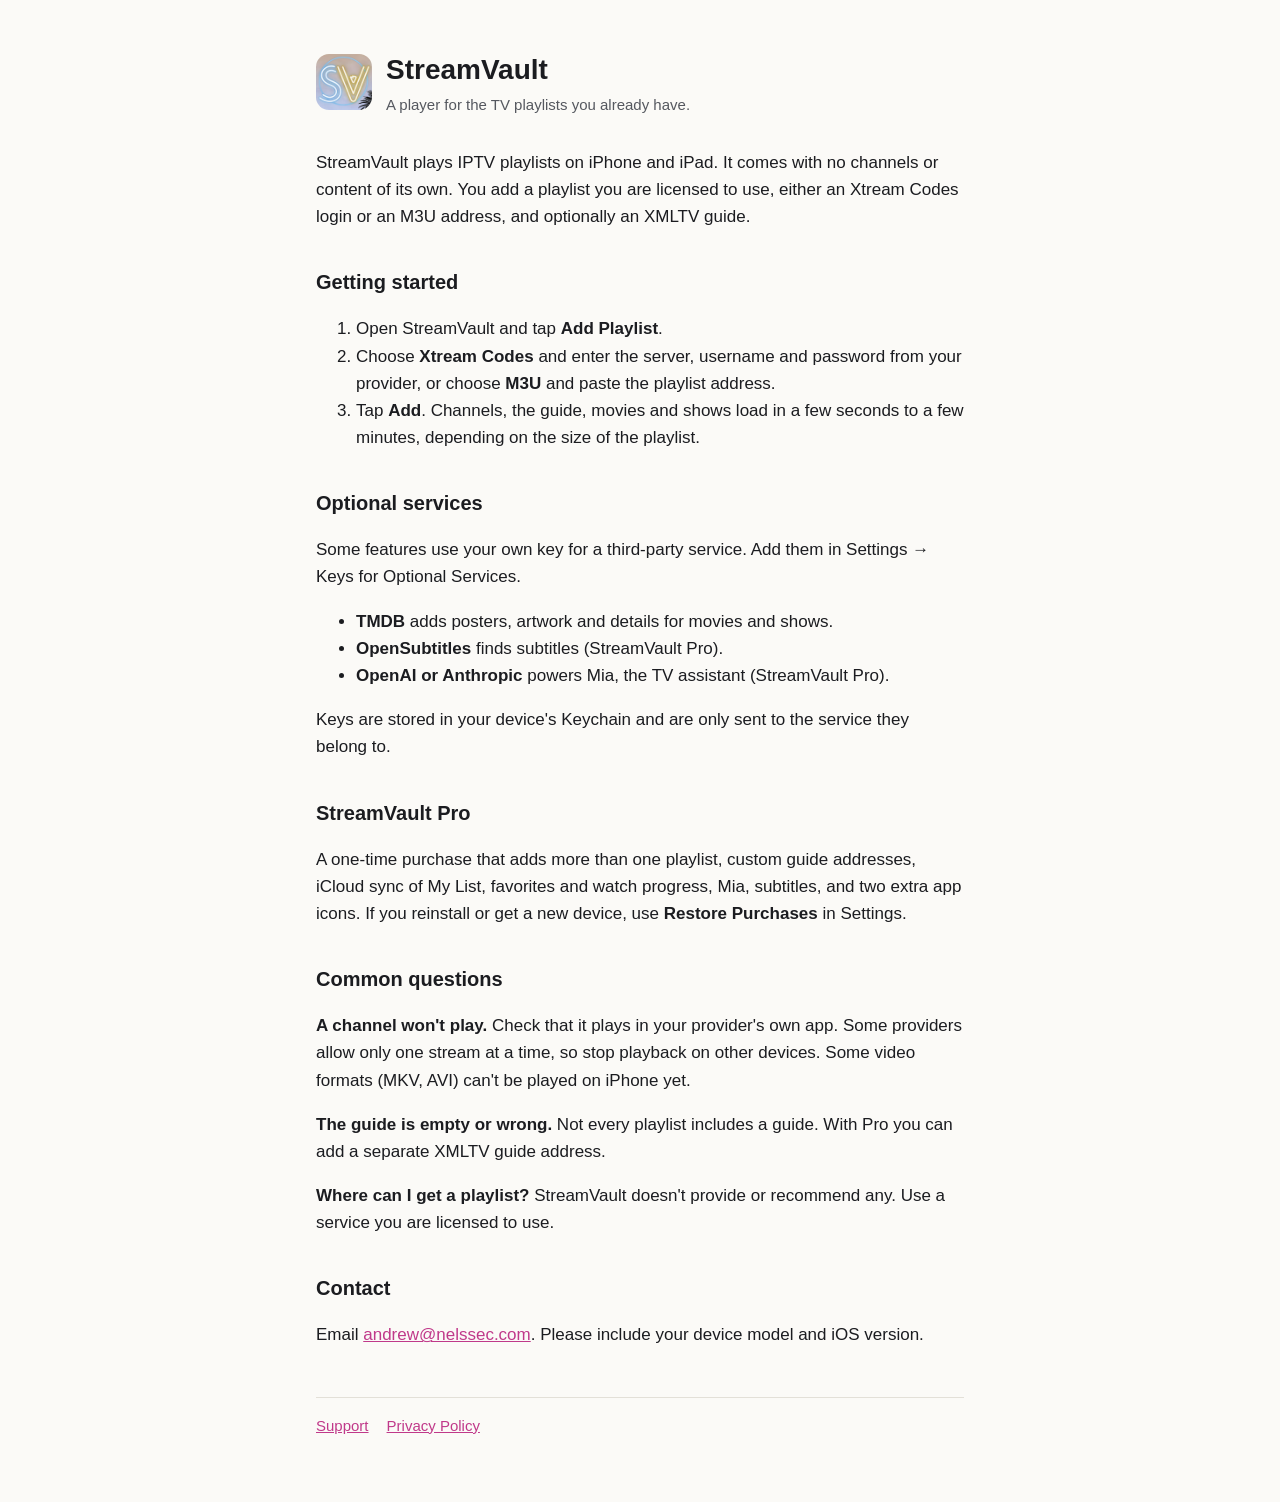
<file: index.html>
<!doctype html>
<html lang="en">
<head>
<meta charset="utf-8">
<meta name="viewport" content="width=device-width, initial-scale=1">
<title>StreamVault Support</title>
<link rel="stylesheet" href="style.css">
</head>
<body>
<main>
<header>
  <img src="icon.png" alt="">
  <div><h1>StreamVault</h1><p>A player for the TV playlists you already have.</p></div>
</header>

<p>StreamVault plays IPTV playlists on iPhone and iPad. It comes with no channels or content of its own. You add a
playlist you are licensed to use, either an Xtream Codes login or an M3U address, and optionally an XMLTV guide.</p>

<h2>Getting started</h2>
<ol>
  <li>Open StreamVault and tap <strong>Add Playlist</strong>.</li>
  <li>Choose <strong>Xtream Codes</strong> and enter the server, username and password from your provider, or choose
      <strong>M3U</strong> and paste the playlist address.</li>
  <li>Tap <strong>Add</strong>. Channels, the guide, movies and shows load in a few seconds to a few minutes,
      depending on the size of the playlist.</li>
</ol>

<h2>Optional services</h2>
<p>Some features use your own key for a third-party service. Add them in Settings → Keys for Optional Services.</p>
<ul>
  <li><strong>TMDB</strong> adds posters, artwork and details for movies and shows.</li>
  <li><strong>OpenSubtitles</strong> finds subtitles (StreamVault Pro).</li>
  <li><strong>OpenAI or Anthropic</strong> powers Mia, the TV assistant (StreamVault Pro).</li>
</ul>
<p>Keys are stored in your device's Keychain and are only sent to the service they belong to.</p>

<h2>StreamVault Pro</h2>
<p>A one-time purchase that adds more than one playlist, custom guide addresses, iCloud sync of My List, favorites and
watch progress, Mia, subtitles, and two extra app icons. If you reinstall or get a new device, use
<strong>Restore Purchases</strong> in Settings.</p>

<h2>Common questions</h2>
<p><strong>A channel won't play.</strong> Check that it plays in your provider's own app. Some providers allow only one
stream at a time, so stop playback on other devices. Some video formats (MKV, AVI) can't be played on iPhone yet.</p>
<p><strong>The guide is empty or wrong.</strong> Not every playlist includes a guide. With Pro you can add a separate
XMLTV guide address.</p>
<p><strong>Where can I get a playlist?</strong> StreamVault doesn't provide or recommend any. Use a service you are
licensed to use.</p>

<h2>Contact</h2>
<p>Email <a href="mailto:andrew@nelssec.com">andrew@nelssec.com</a>. Please include your device model and iOS version.</p>

<nav><a href="./">Support</a><a href="privacy.html">Privacy Policy</a></nav>
</main>
</body>
</html>
</file>
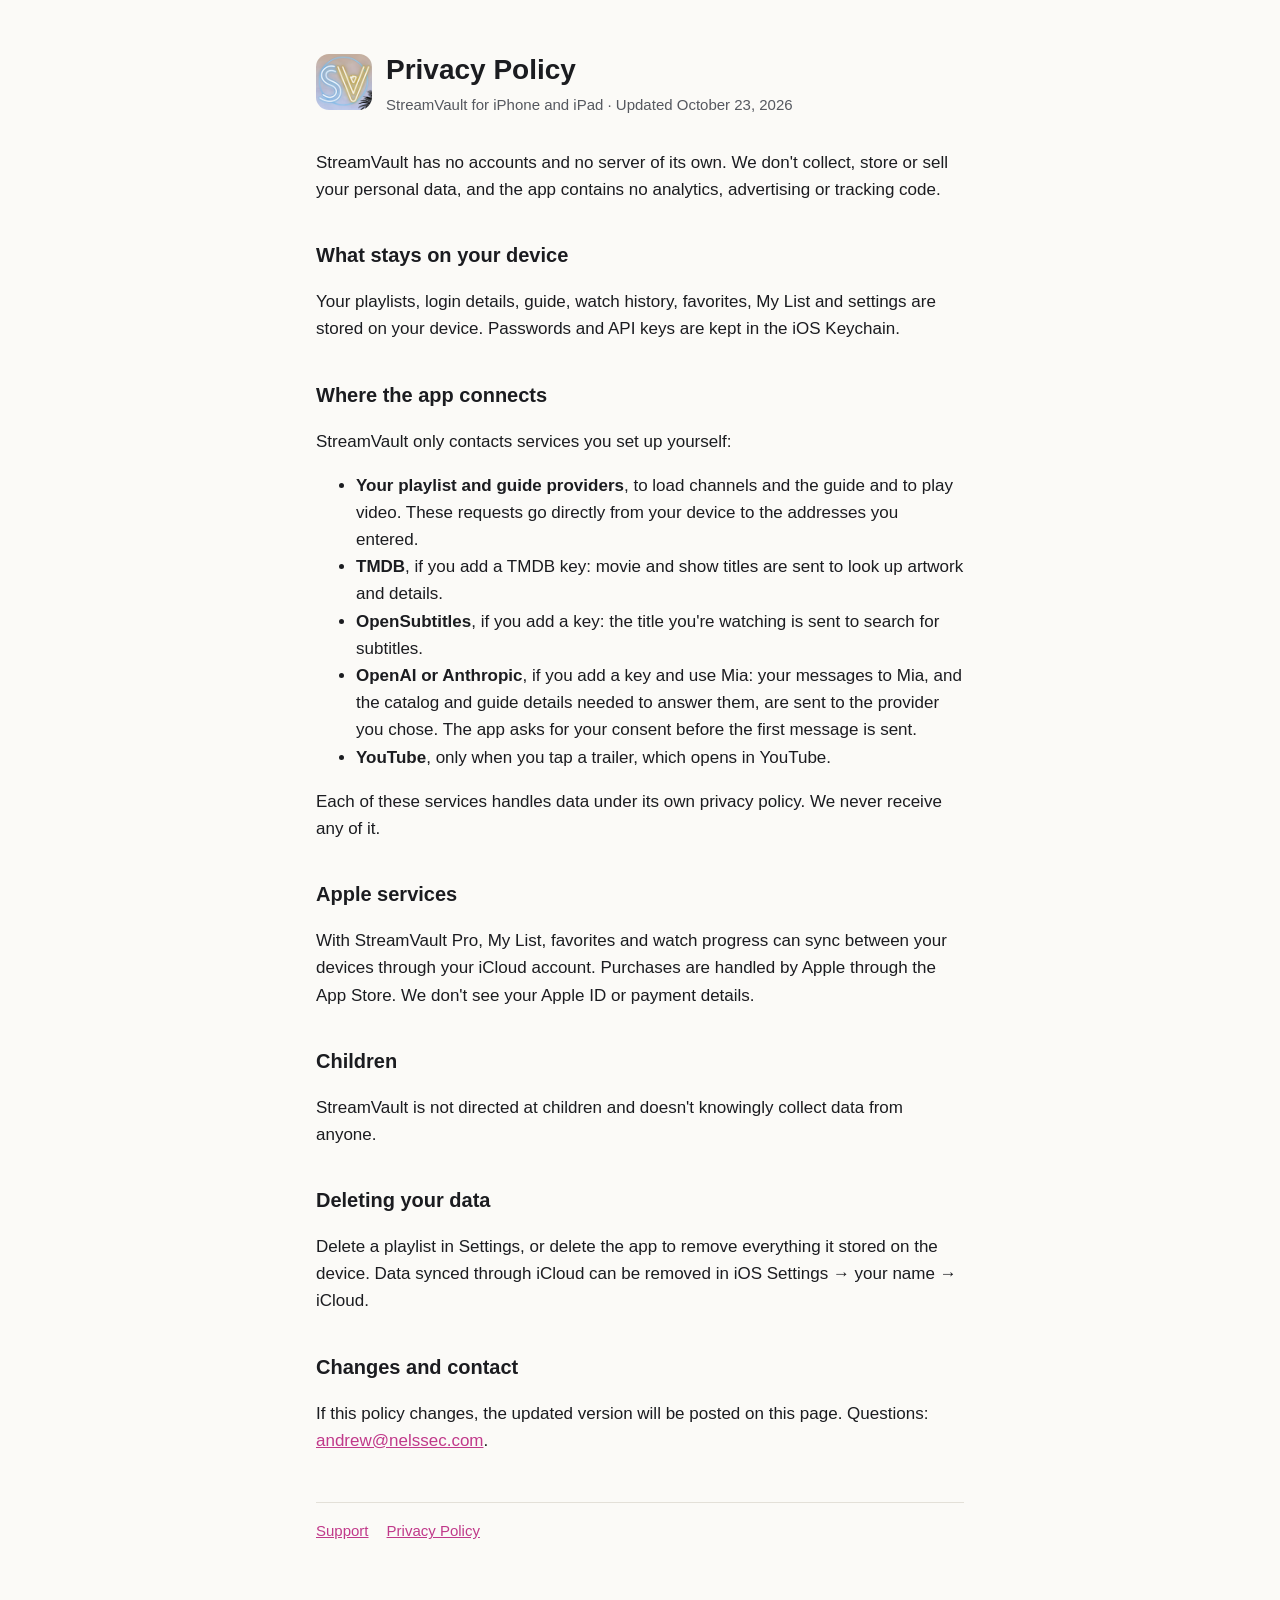
<file: privacy.html>
<!doctype html>
<html lang="en">
<head>
<meta charset="utf-8">
<meta name="viewport" content="width=device-width, initial-scale=1">
<title>StreamVault Privacy Policy</title>
<link rel="stylesheet" href="style.css">
</head>
<body>
<main>
<header>
  <img src="icon.png" alt="">
  <div><h1>Privacy Policy</h1><p>StreamVault for iPhone and iPad · Updated October 23, 2026</p></div>
</header>

<p>StreamVault has no accounts and no server of its own. We don't collect, store or sell your personal data, and the app
contains no analytics, advertising or tracking code.</p>

<h2>What stays on your device</h2>
<p>Your playlists, login details, guide, watch history, favorites, My List and settings are stored on your device.
Passwords and API keys are kept in the iOS Keychain.</p>

<h2>Where the app connects</h2>
<p>StreamVault only contacts services you set up yourself:</p>
<ul>
  <li><strong>Your playlist and guide providers</strong>, to load channels and the guide and to play video. These
      requests go directly from your device to the addresses you entered.</li>
  <li><strong>TMDB</strong>, if you add a TMDB key: movie and show titles are sent to look up artwork and details.</li>
  <li><strong>OpenSubtitles</strong>, if you add a key: the title you're watching is sent to search for subtitles.</li>
  <li><strong>OpenAI or Anthropic</strong>, if you add a key and use Mia: your messages to Mia, and the catalog and
      guide details needed to answer them, are sent to the provider you chose. The app asks for your consent before
      the first message is sent.</li>
  <li><strong>YouTube</strong>, only when you tap a trailer, which opens in YouTube.</li>
</ul>
<p>Each of these services handles data under its own privacy policy. We never receive any of it.</p>

<h2>Apple services</h2>
<p>With StreamVault Pro, My List, favorites and watch progress can sync between your devices through your iCloud
account. Purchases are handled by Apple through the App Store. We don't see your Apple ID or payment details.</p>

<h2>Children</h2>
<p>StreamVault is not directed at children and doesn't knowingly collect data from anyone.</p>

<h2>Deleting your data</h2>
<p>Delete a playlist in Settings, or delete the app to remove everything it stored on the device. Data synced through
iCloud can be removed in iOS Settings → your name → iCloud.</p>

<h2>Changes and contact</h2>
<p>If this policy changes, the updated version will be posted on this page. Questions:
<a href="mailto:andrew@nelssec.com">andrew@nelssec.com</a>.</p>

<nav><a href="./">Support</a><a href="privacy.html">Privacy Policy</a></nav>
</main>
</body>
</html>
</file>
<file: style.css>
:root { --bg: #fbfaf7; --ink: #1b1c20; --ink2: #55585f; --line: #e3e0d8; --accent: #c0398a; }
@media (prefers-color-scheme: dark) { :root { --bg: #111216; --ink: #ecebe6; --ink2: #a3a5ab; --line: #2a2c31; --accent: #ff6fb5; } }
* { box-sizing: border-box; }
body { margin: 0; background: var(--bg); color: var(--ink); font: 17px/1.6 -apple-system, BlinkMacSystemFont, "Segoe UI", sans-serif; }
main { max-width: 680px; margin: 0 auto; padding: 48px 16px 64px; }
header { display: flex; align-items: center; gap: 14px; margin-bottom: 32px; }
header img { width: 56px; height: 56px; border-radius: 13px; }
header h1 { margin: 0; font-size: 28px; }
header p { margin: 0; color: var(--ink2); font-size: 15px; }
h2 { font-size: 20px; margin: 36px 0 8px; }
p, li { color: var(--ink); }
.muted { color: var(--ink2); font-size: 15px; }
a { color: var(--accent); }
nav { display: flex; gap: 18px; font-size: 15px; border-top: 1px solid var(--line); margin-top: 48px; padding-top: 16px; }
code { font-size: 15px; }
</file>
